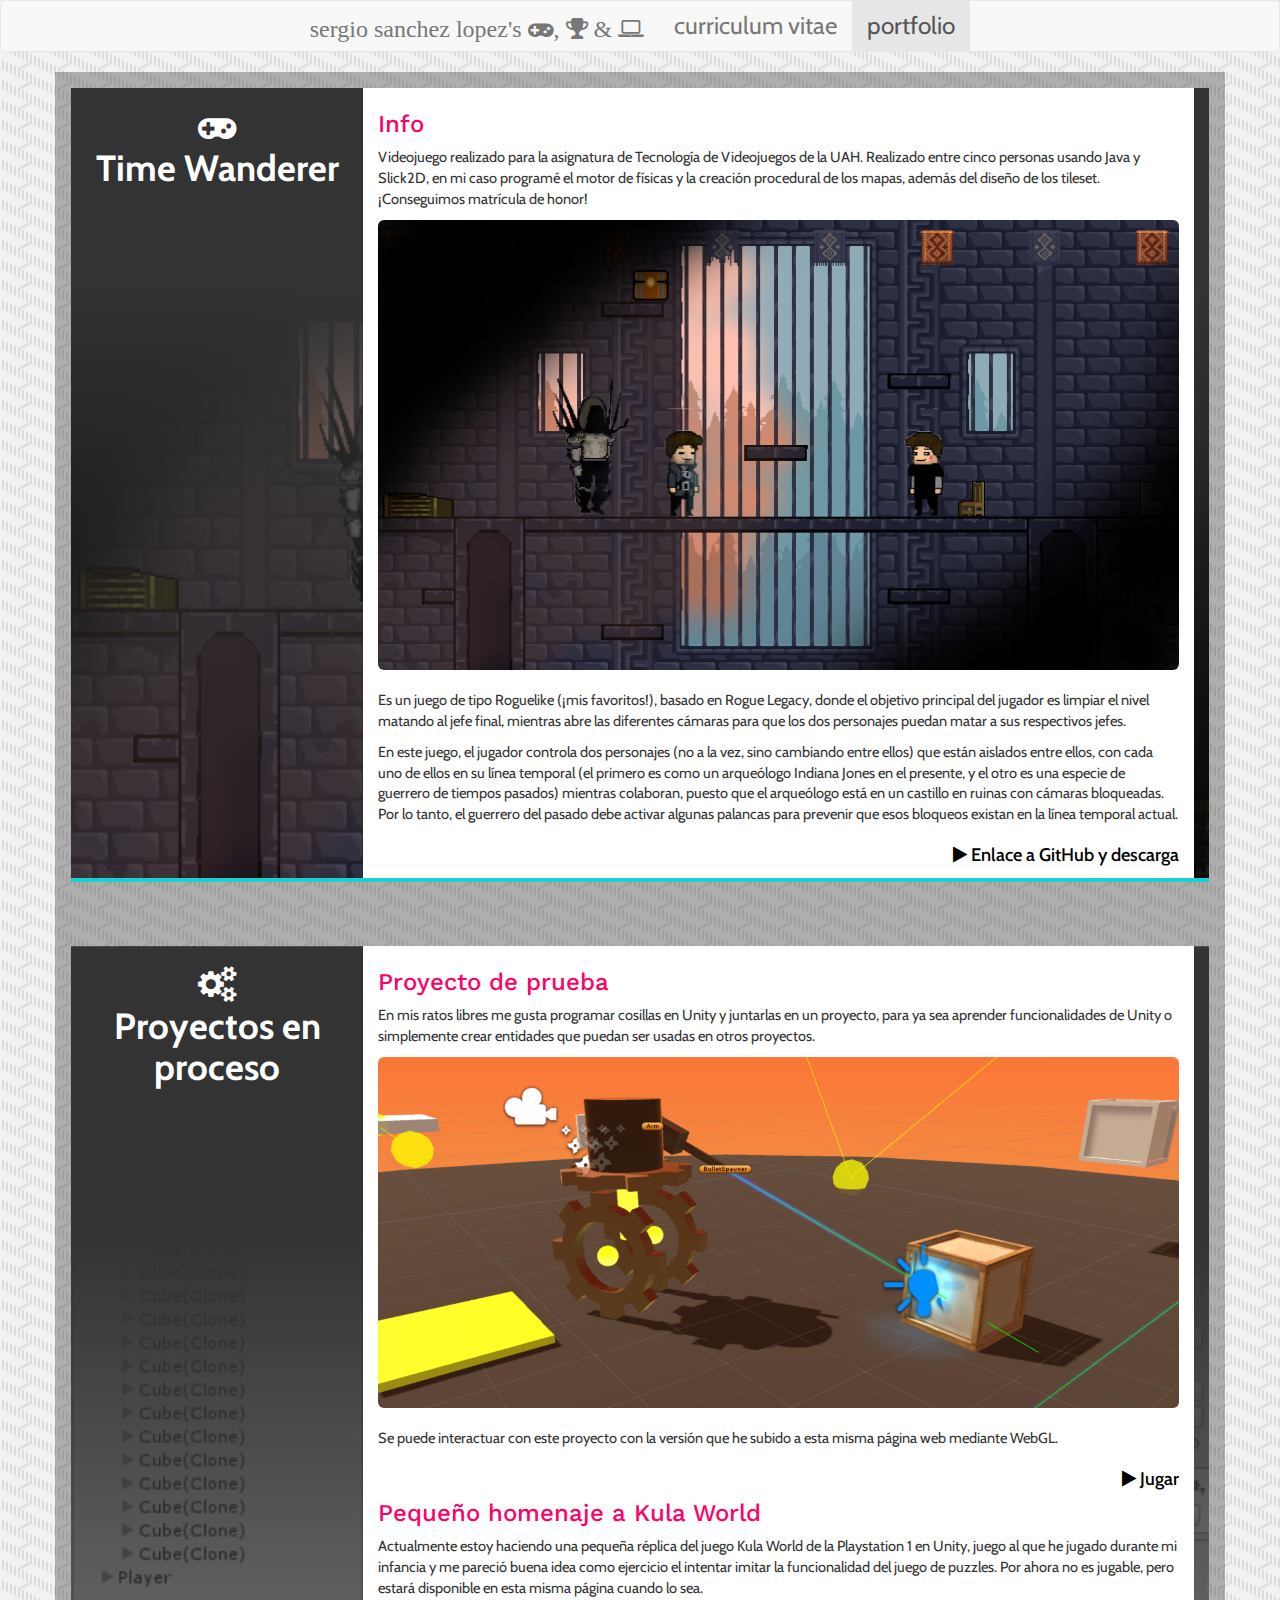
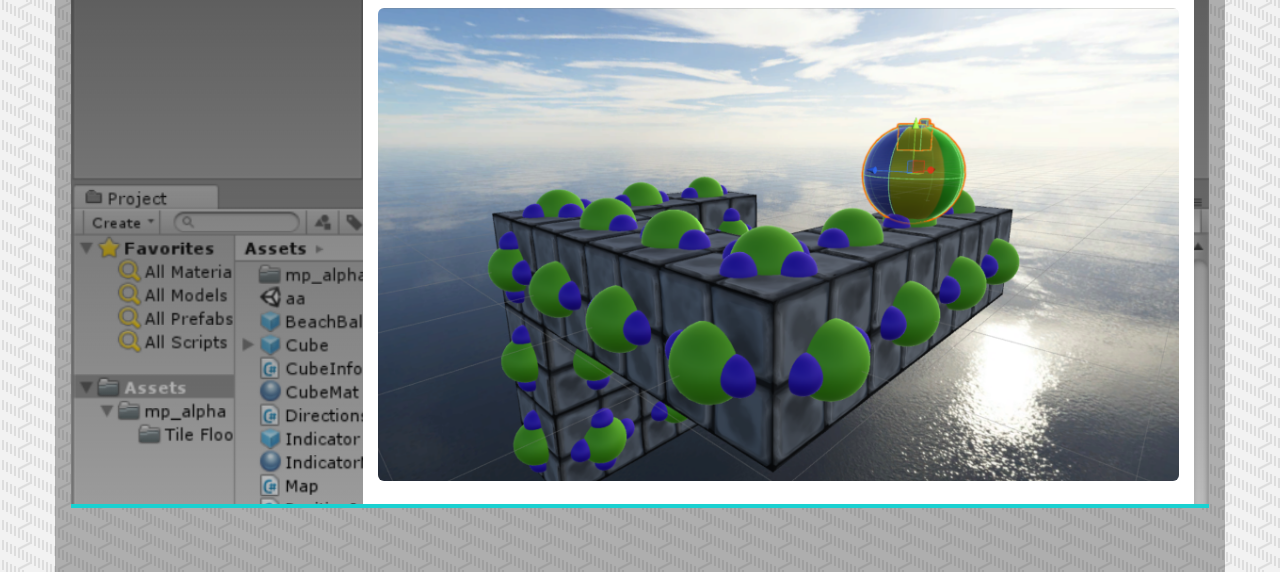
<file: Game/index.html>
<!doctype html>
<html lang="en-us">

<head>
    <meta charset="utf-8">
    <meta http-equiv="Content-Type" content="text/html; charset=utf-8">
    <title>Sergio Sanchez's Portfolio</title>

    <link rel="shortcut icon" href="../favicon.png" />

    <script src="https://code.jquery.com/jquery-3.2.1.min.js"></script>
    <meta name="viewport" content="width=device-width, initial-scale=1.0">
    <link href="https://maxcdn.bootstrapcdn.com/bootstrap/3.3.7/css/bootstrap.min.css" rel="stylesheet" integrity="sha384-BVYiiSIFeK1dGmJRAkycuHAHRg32OmUcww7on3RYdg4Va+PmSTsz/K68vbdEjh4u" crossorigin="anonymous">
    <script src="https://maxcdn.bootstrapcdn.com/bootstrap/3.3.7/js/bootstrap.min.js" integrity="sha384-Tc5IQib027qvyjSMfHjOMaLkfuWVxZxUPnCJA7l2mCWNIpG9mGCD8wGNIcPD7Txa" crossorigin="anonymous"></script>
    <link href="https://maxcdn.bootstrapcdn.com/font-awesome/4.7.0/css/font-awesome.min.css" rel="stylesheet" integrity="sha384-wvfXpqpZZVQGK6TAh5PVlGOfQNHSoD2xbE+QkPxCAFlNEevoEH3Sl0sibVcOQVnN" crossorigin="anonymous">
    <link href="https://fonts.googleapis.com/css?family=Open+Sans|Work+Sans" rel="stylesheet">
    <link href="../css/theme.css" rel="stylesheet">

    <!--link rel="stylesheet" href="TemplateData/style.css">
      <script src="TemplateData/UnityProgress.js"></script-->

</head>

<body class="template">
    <nav class="navbar navbar-default">
        <div class="container-fluid">
            <!-- Brand and toggle get grouped for better mobile display -->
            <div class="navbar-header">
                <button type="button" class="navbar-toggle collapsed" data-toggle="collapse" data-target="#bs-example-navbar-collapse-1" aria-expanded="false">
                    <span class="sr-only">Toggle navigation</span>
                    <span class="icon-bar"></span>
                    <span class="icon-bar"></span>
                    <span class="icon-bar"></span>
                </button>
                <a class="navbar-brand" href="../index.html"></a>
            </div>

            <!-- Collect the nav links, forms, and other content for toggling -->
            <div class="collapse navbar-collapse" id="bs-example-navbar-collapse-1">
                <ul class="nav navbar-nav">
                    <li class="navbar-brand">sergio sanchez lopez's <i class="fa fa-gamepad"></i>, <i class="fa fa-trophy"></i> & <i class="fa fa-laptop"></i></li>
                    <li class=""><a href="../index.html">curriculum vitae <span class="sr-only">(current)</span></a></li>
                    <li class="active"><a href="./index.html">portfolio</a></li>
                </ul>


            </div>
            <!-- /.navbar-collapse -->
        </div>
        <!-- /.container-fluid -->
    </nav>
    <div class="container">
        <div id="timewanderer" class="col-sm-12 seccion">
            <div class="col-sm-3 titulo-seccion">
                <h1><i class="fa fa-gamepad"></i><br><b>Time Wanderer</b></h1>
            </div>
            <div class="col-sm-9 contenido-seccion">
                <h3>Info</h3>
                <p>Videojuego realizado para la asignatura de Tecnología de Videojuegos de la UAH. Realizado entre cinco personas usando Java y Slick2D, en mi caso programé el motor de físicas y la creación procedural de los mapas, además del diseño de los tileset. ¡Conseguimos matrícula de honor!</p>
                <img class="img-rounded img-responsive" src="../img/time-wanderer.png">
                <br>
                <p>
                    Es un juego de tipo Roguelike (¡mis favoritos!), basado en Rogue Legacy, donde el objetivo principal del jugador es limpiar el nivel matando al jefe final, mientras abre las diferentes cámaras para que los dos personajes puedan matar a sus respectivos jefes.</p>

                <p>En este juego, el jugador controla dos personajes (no a la vez, sino cambiando entre ellos) que están aislados entre ellos, con cada uno de ellos en su línea temporal (el primero es como un arqueólogo Indiana Jones en el presente, y el otro es una especie de guerrero de tiempos pasados) mientras colaboran, puesto que el arqueólogo está en un castillo en ruinas con cámaras bloqueadas. Por lo tanto, el guerrero del pasado debe activar algunas palancas para prevenir que esos bloqueos existan en la línea temporal actual.
                </p>
                <h4 style="display: inline; float: right"><a href="https://github.com/Foo-Manroot/Time-Wanderer"><i class="fa fa-play"></i> Enlace a GitHub y descarga</a></h4>
            </div>


        </div>
        <div id="testingproyect" class="col-sm-12 seccion ">
            <!--img class="img" src="../img/time-wanderer.png"-->
            <div class="col-sm-3 titulo-seccion">
                <h1><i class="fa fa-cogs"></i><br><b>Proyectos en proceso</b></h1>
            </div>
            <div class="col-sm-9 contenido-seccion">
                <h3>Proyecto de prueba</h3>
                <p>En mis ratos libres me gusta programar cosillas en Unity y juntarlas en un proyecto, para ya sea aprender funcionalidades de Unity o simplemente crear entidades que puedan ser usadas en otros proyectos.</p>
                <img class="img-rounded img-responsive" src="../img/foto4.png">
                <br>
                <p>
                    Se puede interactuar con este proyecto con la versión que he subido a esta misma página web mediante WebGL. <h4 style="display: inline; float: right"><a href="./testingproyect.html"><i class="fa fa-play"></i> Jugar</a></h4>
                </p>
            <br>
            <h3>Pequeño homenaje a Kula World</h3>
            <p>
                Actualmente estoy haciendo una pequeña réplica del juego Kula World de la Playstation 1 en Unity, juego al que he jugado durante mi infancia y me pareció buena idea como ejercicio el intentar imitar la funcionalidad del juego de puzzles. Por ahora no es jugable, pero estará disponible en esta misma página cuando lo sea.
            </p>
                <img class="img-rounded img-responsive" src="../img/Captura5.png">
                <br>
            </div>


        </div>

        <!--div class="col-sm-12 seccion">
            <h3 class=""><b>Un proyecto de Unity que uso como caja de arena :)</b></h3>
            &nbsp;&nbsp;&nbsp;&nbsp;<canvas class="" id="canvas" oncontextmenu="event.preventDefault()" height="576px" width="1024px"></canvas>
            <br>
            <div class="fullscreen"><img src="TemplateData/fullscreen.png" width="38" height="38" alt="Fullscreen" title="Fullscreen" onclick="SetFullscreen(1);" /></div>
            <div class="title">Testing Project</div>
       </div-->
    </div>



    <!--script type='text/javascript'>
        var Module = {
            TOTAL_MEMORY: 268435456,
            errorhandler: null, // arguments: err, url, line. This function must return 'true' if the error is handled, otherwise 'false'
            compatibilitycheck: null,
            backgroundColor: "#222C36",
            splashStyle: "Light",
            dataUrl: "Release/Game.data",
            codeUrl: "Release/Game.js",
            asmUrl: "Release/Game.asm.js",
            memUrl: "Release/Game.mem",
        };
    </script>
    <script src="Release/UnityLoader.js"></script-->

</body>

</html>
</file>
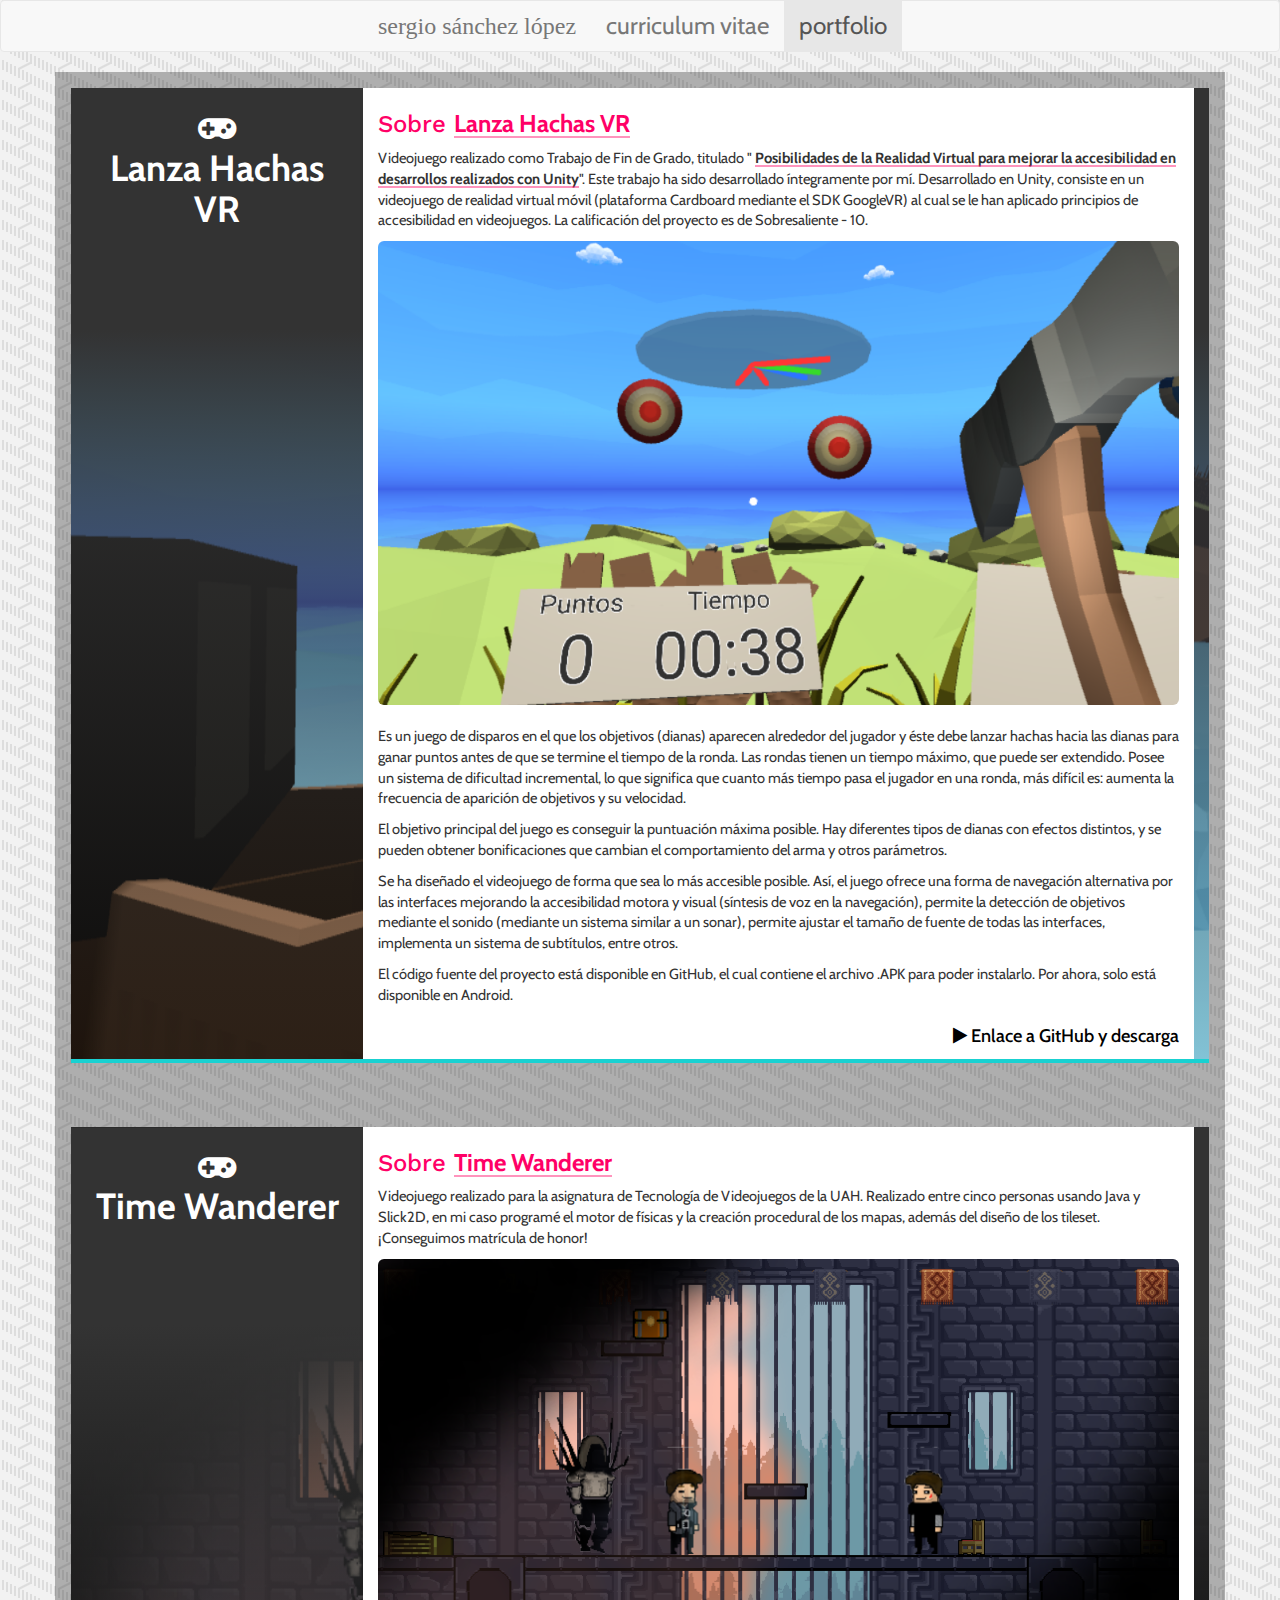
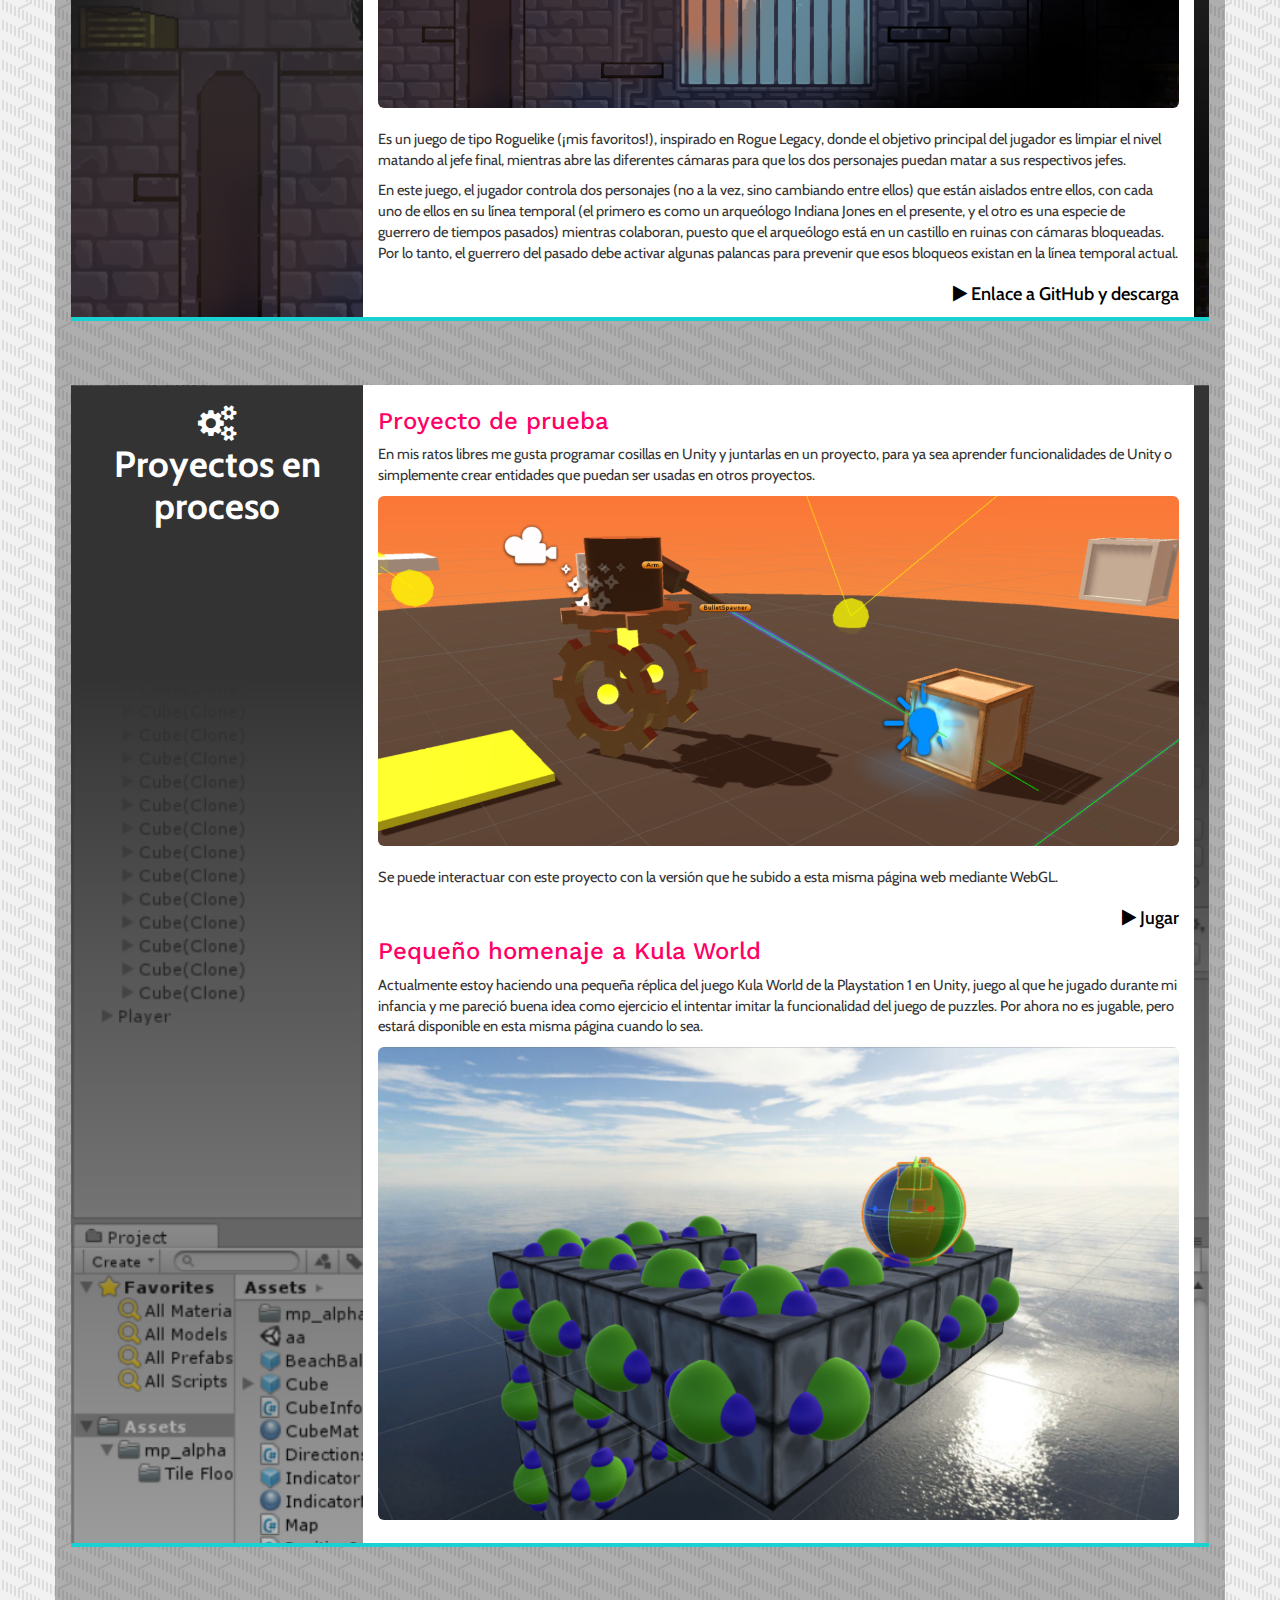
<file: Game/portfolio.html>
<!doctype html>
<html lang="en-us">

<head>
    <meta charset="utf-8">
    <meta http-equiv="Content-Type" content="text/html; charset=utf-8">
    <title>Sergio Sánchez López's Portfolio</title>

    <link rel="shortcut icon" href="../favicon.png" />

    <script src="https://code.jquery.com/jquery-3.2.1.min.js"></script>
    <meta name="viewport" content="width=device-width, initial-scale=1.0">
    <link href="https://maxcdn.bootstrapcdn.com/bootstrap/3.3.7/css/bootstrap.min.css" rel="stylesheet" integrity="sha384-BVYiiSIFeK1dGmJRAkycuHAHRg32OmUcww7on3RYdg4Va+PmSTsz/K68vbdEjh4u"
        crossorigin="anonymous">
    <script src="https://maxcdn.bootstrapcdn.com/bootstrap/3.3.7/js/bootstrap.min.js" integrity="sha384-Tc5IQib027qvyjSMfHjOMaLkfuWVxZxUPnCJA7l2mCWNIpG9mGCD8wGNIcPD7Txa"
        crossorigin="anonymous"></script>
    <link href="https://maxcdn.bootstrapcdn.com/font-awesome/4.7.0/css/font-awesome.min.css" rel="stylesheet" integrity="sha384-wvfXpqpZZVQGK6TAh5PVlGOfQNHSoD2xbE+QkPxCAFlNEevoEH3Sl0sibVcOQVnN"
        crossorigin="anonymous">
    <link href="https://fonts.googleapis.com/css?family=Open+Sans|Work+Sans" rel="stylesheet">
    <link href="../css/theme.css" rel="stylesheet">

    <!--link rel="stylesheet" href="TemplateData/style.css">
      <script src="TemplateData/UnityProgress.js"></script-->

</head>

<body class="template">
    <nav class="navbar navbar-default">
        <div class="container-fluid">
            <!-- Brand and toggle get grouped for better mobile display -->
            <div class="navbar-header">
                <button type="button" class="navbar-toggle collapsed" data-toggle="collapse" data-target="#bs-example-navbar-collapse-1"
                    aria-expanded="false">
                    <span class="sr-only">Toggle navigation</span>
                    <span class="icon-bar"></span>
                    <span class="icon-bar"></span>
                    <span class="icon-bar"></span>
                </button>
                <a class="navbar-brand" href="../index.html"></a>
            </div>

            <!-- Collect the nav links, forms, and other content for toggling -->
            <div class="collapse navbar-collapse" id="bs-example-navbar-collapse-1">
                <ul class="nav navbar-nav">
                    <li class="navbar-brand">sergio sánchez lópez
                        <!-- <i class="fa fa-gamepad"></i>,
                        <i class="fa fa-trophy"></i> &
                        <i class="fa fa-laptop"></i> -->
                    </li>
                    <li class="">
                        <a href="../index.html">curriculum vitae
                            <span class="sr-only">(current)</span>
                        </a>
                    </li>
                    <li class="active">
                        <a href="./index.html">portfolio</a>
                    </li>
                </ul>


            </div>
            <!-- /.navbar-collapse -->
        </div>
        <!-- /.container-fluid -->
    </nav>
    <div class="container">
        <div id="lanzahachasvr" class="col-sm-12 seccion">
            <div class="col-sm-3 titulo-seccion">
                <h1>
                    <i class="fa fa-gamepad"></i>
                    <br>
                    <b>Lanza Hachas VR</b>
                </h1>
            </div>
            <div class="col-sm-9 contenido-seccion">
                <h3>Sobre <span class="underlined">Lanza Hachas VR</span></h3>
                <p>Videojuego realizado como Trabajo de Fin de Grado, titulado "
                    <span class="underlined">Posibilidades </span>
                    <span class="underlined">de </span>
                    <span class="underlined">la </span>
                    <span class="underlined">Realidad </span>
                    <span class="underlined">Virtual </span>
                    <span class="underlined">para </span>
                    <span class="underlined">mejorar
                    </span>
                    <span class="underlined">la </span>
                    <span class="underlined">accesibilidad </span>
                    <span class="underlined">en </span>
                    <span class="underlined">desarrollos </span>
                    <span class="underlined">realizados </span>
                    <span class="underlined">con </span>
                    <span class="underlined">Unity</span>". Este trabajo ha sido desarrollado íntegramente por mí. Desarrollado en Unity, consiste
                    en un videojuego de realidad virtual móvil (plataforma Cardboard mediante el SDK GoogleVR) al cual se
                    le han aplicado principios de accesibilidad en videojuegos. La calificación del proyecto es de Sobresaliente
                    - 10.</p>
                <img class="img-rounded img-responsive" src="../img/dianasarriba.png">
                <br>
                <p>
                    Es un juego de disparos en el que los objetivos (dianas) aparecen alrededor del jugador y éste debe lanzar hachas hacia las
                    dianas para ganar puntos antes de que se termine el tiempo de la ronda. Las rondas tienen un tiempo máximo,
                    que puede ser extendido. Posee un sistema de dificultad incremental, lo que significa que cuanto más
                    tiempo pasa el jugador en una ronda, más difícil es: aumenta la frecuencia de aparición de objetivos
                    y su velocidad.</p>

                <p>El objetivo principal del juego es conseguir la puntuación máxima posible. Hay diferentes tipos de dianas
                    con efectos distintos, y se pueden obtener bonificaciones que cambian el comportamiento del arma y otros
                    parámetros.
                </p>
                <p>
                    Se ha diseñado el videojuego de forma que sea lo más accesible posible. Así, el juego ofrece una forma de navegación alternativa
                    por las interfaces mejorando la accesibilidad motora y visual (síntesis de voz en la navegación), permite
                    la detección de objetivos mediante el sonido (mediante un sistema similar a un sonar), permite ajustar
                    el tamaño de fuente de todas las interfaces, implementa un sistema de subtítulos, entre otros.
                    <p>
                        El código fuente del proyecto está disponible en GitHub, el cual contiene el archivo .APK para poder instalarlo. Por ahora,
                        solo está disponible en Android.
                    </p>
                </p>
                <h4 style="display: inline; float: right">
                    <a href="https://github.com/sergio-sanchezl/axe-thrower-vr">
                        <i class="fa fa-play"></i> Enlace a GitHub y descarga</a>
                </h4>
            </div>
        </div>
        <div id="timewanderer" class="col-sm-12 seccion">
            <div class="col-sm-3 titulo-seccion">
                <h1>
                    <i class="fa fa-gamepad"></i>
                    <br>
                    <b>Time Wanderer</b>
                </h1>
            </div>
            <div class="col-sm-9 contenido-seccion">
                    <h3>Sobre <span class="underlined">Time Wanderer</span></h3>
                <p>Videojuego realizado para la asignatura de Tecnología de Videojuegos de la UAH. Realizado entre cinco personas
                    usando Java y Slick2D, en mi caso programé el motor de físicas y la creación procedural de los mapas,
                    además del diseño de los tileset. ¡Conseguimos matrícula de honor!</p>
                <img class="img-rounded img-responsive" src="../img/time-wanderer.png">
                <br>
                <p>
                    Es un juego de tipo Roguelike (¡mis favoritos!), inspirado en Rogue Legacy, donde el objetivo principal del jugador es limpiar
                    el nivel matando al jefe final, mientras abre las diferentes cámaras para que los dos personajes puedan
                    matar a sus respectivos jefes.</p>

                <p>En este juego, el jugador controla dos personajes (no a la vez, sino cambiando entre ellos) que están aislados
                    entre ellos, con cada uno de ellos en su línea temporal (el primero es como un arqueólogo Indiana Jones
                    en el presente, y el otro es una especie de guerrero de tiempos pasados) mientras colaboran, puesto que
                    el arqueólogo está en un castillo en ruinas con cámaras bloqueadas. Por lo tanto, el guerrero del pasado
                    debe activar algunas palancas para prevenir que esos bloqueos existan en la línea temporal actual.
                </p>
                <h4 style="display: inline; float: right">
                    <a href="https://github.com/Foo-Manroot/Time-Wanderer">
                        <i class="fa fa-play"></i> Enlace a GitHub y descarga</a>
                </h4>
            </div>
        </div>
        <div id="testingproyect" class="col-sm-12 seccion ">
            <!--img class="img" src="../img/time-wanderer.png"-->
            <div class="col-sm-3 titulo-seccion">
                <h1>
                    <i class="fa fa-cogs"></i>
                    <br>
                    <b>Proyectos en proceso</b>
                </h1>
            </div>
            <div class="col-sm-9 contenido-seccion">
                <h3>Proyecto de prueba</h3>
                <p>En mis ratos libres me gusta programar cosillas en Unity y juntarlas en un proyecto, para ya sea aprender
                    funcionalidades de Unity o simplemente crear entidades que puedan ser usadas en otros proyectos.</p>
                <img class="img-rounded img-responsive" src="../img/foto4.png">
                <br>
                <p>
                    Se puede interactuar con este proyecto con la versión que he subido a esta misma página web mediante WebGL.
                    <h4 style="display: inline; float: right">
                        <a href="./testingproyect.html">
                            <i class="fa fa-play"></i> Jugar</a>
                    </h4>
                </p>
                <br>
                <h3>Pequeño homenaje a Kula World</h3>
                <p>
                    Actualmente estoy haciendo una pequeña réplica del juego Kula World de la Playstation 1 en Unity, juego al que he jugado
                    durante mi infancia y me pareció buena idea como ejercicio el intentar imitar la funcionalidad del juego
                    de puzzles. Por ahora no es jugable, pero estará disponible en esta misma página cuando lo sea.
                </p>
                <img class="img-rounded img-responsive" src="../img/Captura5.png">
                <br>
            </div>


        </div>

        <!--div class="col-sm-12 seccion">
            <h3 class=""><b>Un proyecto de Unity que uso como caja de arena :)</b></h3>
            &nbsp;&nbsp;&nbsp;&nbsp;<canvas class="" id="canvas" oncontextmenu="event.preventDefault()" height="576px" width="1024px"></canvas>
            <br>
            <div class="fullscreen"><img src="TemplateData/fullscreen.png" width="38" height="38" alt="Fullscreen" title="Fullscreen" onclick="SetFullscreen(1);" /></div>
            <div class="title">Testing Project</div>
       </div-->
    </div>



    <!--script type='text/javascript'>
        var Module = {
            TOTAL_MEMORY: 268435456,
            errorhandler: null, // arguments: err, url, line. This function must return 'true' if the error is handled, otherwise 'false'
            compatibilitycheck: null,
            backgroundColor: "#222C36",
            splashStyle: "Light",
            dataUrl: "Release/Game.data",
            codeUrl: "Release/Game.js",
            asmUrl: "Release/Game.asm.js",
            memUrl: "Release/Game.mem",
        };
    </script>
    <script src="Release/UnityLoader.js"></script-->

</body>

</html>
</file>
<file: css/theme.css>
@import url('https://fonts.googleapis.com/css?family=Carter+One|Press+Start+2P|Permanent+Marker');

@import url('https://fonts.googleapis.com/css?family=Cabin:400,600');

* {
    font-family: 'Cabin', sans-serif;
    font-size: 1.01em;
}
@media screen and (max-width: 640px) {
    .titulo-seccion {
        padding-top: 4px;
    }
    .mi-header .surname::before {
        content: "";
        margin-left: 0px !important;
    }
    
    .row.jumbotron.mi-header {
        margin-right: 0px;
        margin-left: 0px;
    }
}

.mi-header {
    background-image: url(../img/footer_lodyas.png);
    color: white;
}

.mi-footer {
    color: white;
    margin-bottom: -62px !important;
    padding-bottom: 8px
}

.container {
    padding-bottom: 0px !important;
}

:root {
    --orange: #EF6C00;
    --yellow: #F9A825;
    --light-green: #558B2F;
    --green: #2E7D32;
    --teal: #00695C;
    --light-blue: #0277BD;
    --blue: #1976D2;
    --indigo: #303F9F;
    --purple: #6A1B9A;
    --red: #C62828;
    --dark-grey: #333333;
    --u1: #38414B;
    --u2: #19D1D1;
    --u3: #FF0066;
}

.space {
    font-size: 40px
}
.mi-header .fullname {
    /*font-family: 'Press Start 2P';*/
    font-family: "Permanent Marker";
    text-align: left;
    font-size: 112px !important;
    line-height: 72px;
}

.mi-header .surname {
    font-family: "Permanent Marker";
    color: var(--u2);
    font-size: 86px !important;
    line-height: 86px;
}


.mi-header .surname::before {
    content: "";
    margin-left: 48px
}

.mi-footer .fullname {
    font-family: "Permanent Marker";
}

.mi-footer .surname {
    color: var(--u2);
}

.gamedev {
    font-family: monospace
}

.webdev {
    font-family: monospace
}


.mi-foto {
    width: 250px;
    height: 250px;
    background: url(../img/profilepicture.png);
    background-size: 100%;
    border-radius: 100%;
    background-position: center -4px;
    background-color: white;
}

.contenedor-foto {
    text-align: center;
}

.intro {
    margin-bottom: 64px;
}

.container {
    padding: 16px;
    background-color: rgba(255, 255, 255, 0.5);
    background-color: rgba(0, 0, 0, 0.28)
}

body {
    background-image: url(../img/small_steps.png)
}
a {
    color: black;
}
.seccion {
    margin-bottom: 64px;
    background-color: rgba(0, 0, 0, 0.04);
    border-radius: 0px;
    /*box-shadow: 8px 8px rgba(0,0,0,0.25);*/
}

.seccion {
    background-color: var(--dark-grey);
    border-bottom: 4px solid var(--u2);
}

.seccion:nth-child(7n+4) {
  background-image: -webkit-gradient(linear, left bottom, left top, from(rgba(255, 255, 255, 0)),color-stop(75%, #333333)), url(../img/foto3.png);
  background-image: -webkit-linear-gradient(bottom, rgba(255, 255, 255, 0) 0%,#333333 75%), url(../img/foto3.png);
  background-image: -o-linear-gradient(bottom, rgba(255, 255, 255, 0) 0%,#333333 75%), url(../img/foto3.png);
  background-image: linear-gradient(to top, rgba(255, 255, 255, 0) 0%,#333333 75%), url(../img/foto3.png);
    background-position: left;
}

.seccion:nth-child(7n+6) {
    background-image: -webkit-gradient(linear, left bottom, left top, from(rgba(255, 255, 255, 0)),color-stop(65%, #333333)), url(../img/foto2.png);
    background-image: -webkit-linear-gradient(bottom, rgba(255, 255, 255, 0) 0%,#333333 65%), url(../img/foto2.png);
    background-image: -o-linear-gradient(bottom, rgba(255, 255, 255, 0) 0%,#333333 65%), url(../img/foto2.png);
    background-image: linear-gradient(to top, rgba(255, 255, 255, 0) 0%,#333333 65%), url(../img/foto2.png);
    background-position: 500px 0;
}

.seccion:nth-child(7n+5) {
    background-image: -webkit-gradient(linear, left bottom, left top, from(rgba(255, 255, 255, 0)),color-stop(85%, #333333)), url(../img/foto1.png);
    background-image: -webkit-linear-gradient(bottom, rgba(255, 255, 255, 0) 0%,#333333 85%), url(../img/foto1.png);
    background-image: -o-linear-gradient(bottom, rgba(255, 255, 255, 0) 0%,#333333 85%), url(../img/foto1.png);
    background-image: linear-gradient(to top, rgba(255, 255, 255, 0) 0%,#333333 85%), url(../img/foto1.png);
    background-position: 700px 0;
}

.seccion h3, .seccion:nth-child(2) h4 {
    color: var(--u3)
}

h1,
h2,
h3,
h4,
h5 {
    font-family: 'Work Sans';
}

.titulo-seccion {
    color: #FFFFFF;
    padding-left: 0px;
    /*text-shadow: 2px 2px rgb(0,0,0);*/
}

.contenido-seccion {
    border-top: 3px solid rgba(255, 255, 255, 0.50);
    border-bottom: 3px solid rgba(255, 255, 255, 0.50);
    background-color: rgb(255, 255, 255);
}

.titulo-seccion {
    text-align: center;
}



.titulo {
    color: var(--purple);
}

.navbar .navbar-nav {
  display: inline-block;
  float: none;
  vertical-align: top;
}

.navbar .navbar-collapse {
  text-align: center;
}

@media (min-width: 768px) {
    .navbar .navbar-nav {
        display: inline-block;
        float: none;
        vertical-align: top;
    }

    .navbar .navbar-collapse {
        text-align: center;
    }
}

.navbar-nav > li {
    font-family: "Permanent Marker";
    font-size: 24px;
}

#lanzahachasvr {
    background-image: -webkit-gradient(linear, left bottom, left top, from(rgba(255, 255, 255, 0)),color-stop(75%, #333333)), url(../img/barco.png);
    background-image: -webkit-linear-gradient(bottom, rgba(255, 255, 255, 0) 0%,#333333 75%), url(../img/barco.png);
    background-image: -o-linear-gradient(bottom, rgba(255, 255, 255, 0) 0%,#333333 75%), url(../img/barco.png);
    background-image: linear-gradient(to top, rgba(255, 255, 255, 0) 0%,#333333 75%), url(../img/barco.png);
    background-position: bottom;
    background-size: 100% 100%;
}

#timewanderer {
    background-image: -webkit-gradient(linear, left bottom, left top, from(rgba(255, 255, 255, 0)),color-stop(75%, #333333)), url(../img/time-wanderer.png);
    background-image: -webkit-linear-gradient(bottom, rgba(255, 255, 255, 0) 0%,#333333 75%), url(../img/time-wanderer.png);
    background-image: -o-linear-gradient(bottom, rgba(255, 255, 255, 0) 0%,#333333 75%), url(../img/time-wanderer.png);
    background-image: linear-gradient(to top, rgba(255, 255, 255, 0) 0%,#333333 75%), url(../img/time-wanderer.png);
    background-position: bottom;
    background-size: 100% 100%;
}

#testingproyect {
    background-image: -webkit-gradient(linear, left bottom, left top, from(rgba(255, 255, 255, 0)),color-stop(75%, #333333)), url(../img/Captura6.png);
    background-image: -webkit-linear-gradient(bottom, rgba(255, 255, 255, 0) 0%,#333333 75%), url(../img/Captura6.png);
    background-image: -o-linear-gradient(bottom, rgba(255, 255, 255, 0) 0%,#333333 75%), url(../img/Captura6.png);
    background-image: linear-gradient(to top, rgba(255, 255, 255, 0) 0%,#333333 75%), url(../img/Captura6.png);
    background-position: left;
    background-size: 100%;
}

.underlined {
    position: relative;
    font-weight: bold;
}

.underlined::before {
    content: '';
    position: absolute;
    left: 0;
    bottom: 0px;
    width: 100%;
    background-color: #ff0e6a71;
    height: 2px;
    z-index: 1;
}
</file>
